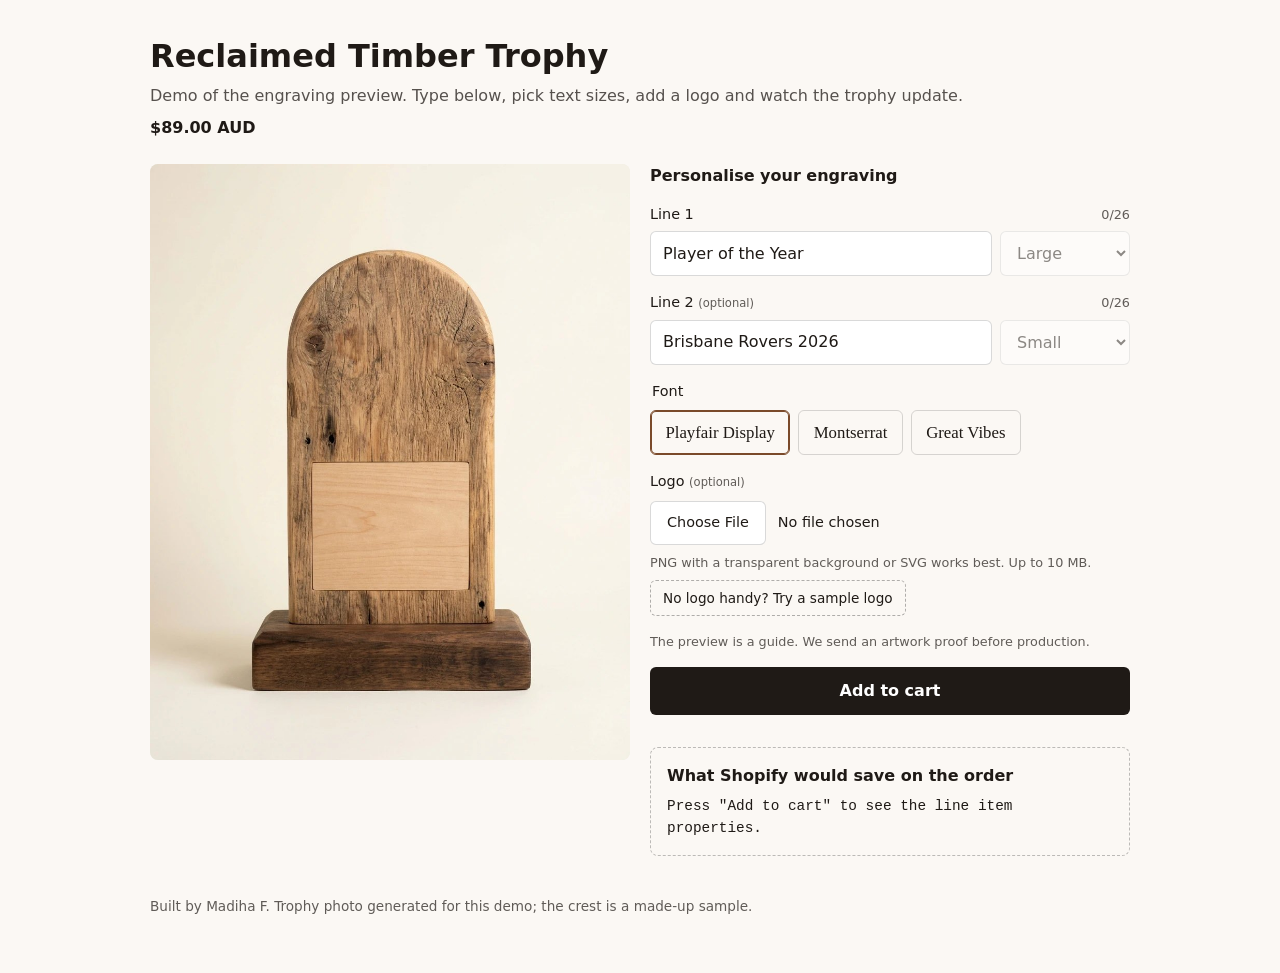
<file: index.html>
<!doctype html>
<html lang="en">
<head>
  <meta charset="utf-8">
  <title>Shopify Engraving Preview</title>
  <meta http-equiv="refresh" content="0; url=demo/">
  <link rel="canonical" href="demo/">
</head>
<body>
  <p><a href="demo/">Open the engraving preview demo</a></p>
</body>
</html>
</file>
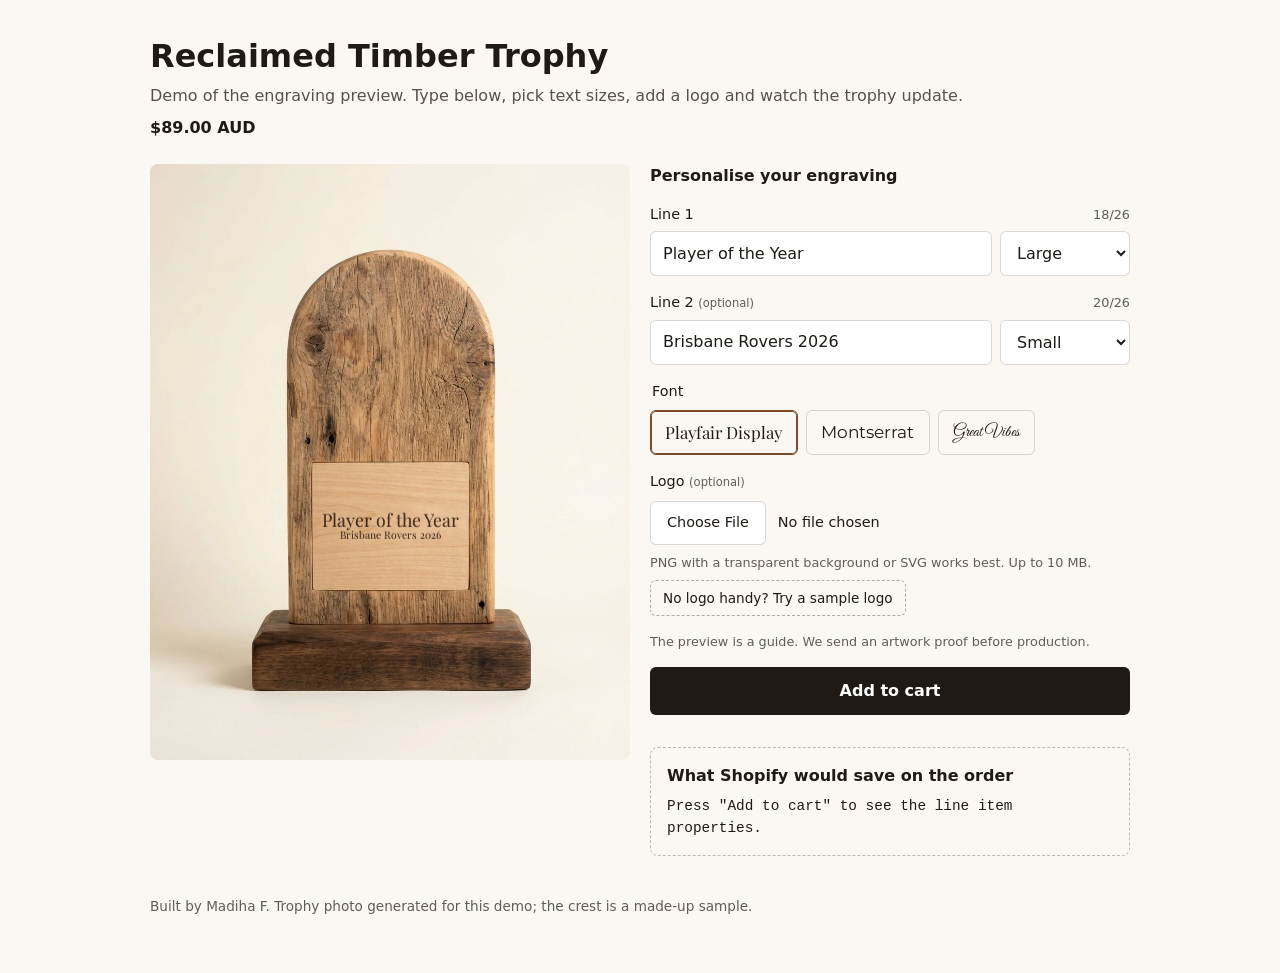
<file: demo/index.html>
<!doctype html>
<html lang="en">
<head>
  <meta charset="utf-8">
  <meta name="viewport" content="width=device-width, initial-scale=1">
  <title>Engraving Preview Demo</title>
  <meta name="description" content="Live engraving preview for a Shopify product page: type a name, choose sizes, add a logo and see it on the trophy.">
  <link rel="preconnect" href="https://fonts.googleapis.com">
  <link rel="preconnect" href="https://fonts.gstatic.com" crossorigin>
  <link rel="stylesheet" href="https://fonts.googleapis.com/css2?family=Playfair+Display&family=Montserrat&family=Great+Vibes&display=swap">
  <link rel="stylesheet" href="../assets/engraving-preview.css">
  <style>
    :root { color-scheme: light; }
    body {
      margin: 0;
      background: #fbf8f4;
      color: #1f1a16;
      font: 16px/1.5 system-ui, -apple-system, "Segoe UI", sans-serif;
    }
    main { max-width: 980px; margin: 0 auto; padding: 32px 16px 56px; }
    h1 { margin: 0 0 4px; font-size: clamp(1.5rem, 4vw, 2rem); }
    .lead { margin: 0 0 8px; opacity: 0.75; }
    .price { margin: 0; font-weight: 600; }
    .add {
      min-height: 48px;
      padding: 0 24px;
      border: 0;
      border-radius: 6px;
      background: #1f1a16;
      color: #fff;
      font: inherit;
      font-weight: 600;
      cursor: pointer;
    }
    .sample {
      justify-self: start;
      min-height: 36px;
      padding: 0 12px;
      border: 1px dashed rgba(0, 0, 0, 0.3);
      border-radius: 6px;
      background: none;
      color: inherit;
      font: inherit;
      font-size: 0.85em;
      cursor: pointer;
    }
    .cart { margin-top: 16px; padding: 16px; border: 1px dashed rgba(0, 0, 0, 0.25); border-radius: 8px; }
    .cart h2 { margin: 0 0 8px; font-size: 1rem; }
    .cart pre { margin: 0; white-space: pre-wrap; font-size: 0.9rem; }
    footer { margin-top: 40px; font-size: 0.85rem; opacity: 0.7; }
  </style>
</head>
<body>
  <main>
    <h1>Reclaimed Timber Trophy</h1>
    <p class="lead">Demo of the engraving preview. Type below, pick text sizes, add a logo and watch the trophy update.</p>
    <p class="price">$89.00 AUD</p>

    <!-- Same markup the Liquid snippet renders on a Shopify product page. -->
    <form id="product-form-demo" action="#" novalidate></form>

    <div class="engraving engraving--wide" data-engraving-preview data-area="34.1,50.2,32.1,21.1">
      <div class="engraving__stage">
        <img class="engraving__image" src="trophy.jpg" width="928" height="1152" alt="Reclaimed timber trophy with a blank maple panel for engraving">
        <div class="engraving__area" aria-hidden="true">
          <img class="engraving__logo-preview" alt="" width="200" height="200" hidden data-engraving-logo-preview>
          <span class="engraving__line" data-engraving-line="1"></span>
          <span class="engraving__line" data-engraving-line="2"></span>
        </div>
      </div>

      <div class="engraving__fields">
        <p class="engraving__title">Personalise your engraving</p>

        <div class="engraving__field">
          <div class="engraving__label-row">
            <label for="EngravingLine1-demo">Line 1</label>
            <span class="engraving__count" data-engraving-count="1">0/26</span>
          </div>
          <div class="engraving__input-row">
            <input id="EngravingLine1-demo" type="text" name="properties[Line 1]" form="product-form-demo" maxlength="26" placeholder="e.g. Player of the Year" autocomplete="off" value="Player of the Year" data-engraving-input="1">
            <label class="engraving__size">
              <span class="engraving__sr-only">Line 1 text size</span>
              <select name="properties[Line 1 size]" form="product-form-demo" disabled data-engraving-size="1">
                <option value="Small">Small</option>
                <option value="Medium">Medium</option>
                <option value="Large" selected>Large</option>
              </select>
            </label>
          </div>
        </div>

        <div class="engraving__field">
          <div class="engraving__label-row">
            <label for="EngravingLine2-demo">Line 2 <span class="engraving__optional">(optional)</span></label>
            <span class="engraving__count" data-engraving-count="2">0/26</span>
          </div>
          <div class="engraving__input-row">
            <input id="EngravingLine2-demo" type="text" name="properties[Line 2]" form="product-form-demo" maxlength="26" placeholder="e.g. Brisbane Rovers 2026" autocomplete="off" value="Brisbane Rovers 2026" data-engraving-input="2">
            <label class="engraving__size">
              <span class="engraving__sr-only">Line 2 text size</span>
              <select name="properties[Line 2 size]" form="product-form-demo" disabled data-engraving-size="2">
                <option value="Small" selected>Small</option>
                <option value="Medium">Medium</option>
                <option value="Large">Large</option>
              </select>
            </label>
          </div>
        </div>

        <fieldset class="engraving__choices">
          <legend>Font</legend>
          <label class="engraving__choice" style="font-family: 'Playfair Display', serif;">
            <input type="radio" name="properties[Font]" form="product-form-demo" value="Playfair Display" checked data-engraving-font>
            <span>Playfair Display</span>
          </label>
          <label class="engraving__choice" style="font-family: 'Montserrat', serif;">
            <input type="radio" name="properties[Font]" form="product-form-demo" value="Montserrat" data-engraving-font>
            <span>Montserrat</span>
          </label>
          <label class="engraving__choice" style="font-family: 'Great Vibes', serif;">
            <input type="radio" name="properties[Font]" form="product-form-demo" value="Great Vibes" data-engraving-font>
            <span>Great Vibes</span>
          </label>
        </fieldset>

        <div class="engraving__logo">
          <label class="engraving__label" for="EngravingLogo-demo">Logo <span class="engraving__optional">(optional)</span></label>
          <input id="EngravingLogo-demo" class="engraving__file" type="file" name="properties[Logo]" accept="image/png,image/jpeg,image/svg+xml,image/webp" data-engraving-logo-input>
          <p class="engraving__hint">PNG with a transparent background or SVG works best. Up to 10 MB.</p>
          <button type="button" class="sample" data-demo-sample-logo>No logo handy? Try a sample logo</button>
          <p class="engraving__logo-message" role="status" hidden data-engraving-logo-message></p>

          <div class="engraving__logo-options" hidden data-engraving-logo-options>
            <fieldset class="engraving__choices">
              <legend>Logo position</legend>
              <label class="engraving__choice">
                <input type="radio" name="properties[Logo position]" form="product-form-demo" value="Top" checked disabled data-engraving-logo-position>
                <span>Top</span>
              </label>
              <label class="engraving__choice">
                <input type="radio" name="properties[Logo position]" form="product-form-demo" value="Bottom" disabled data-engraving-logo-position>
                <span>Bottom</span>
              </label>
            </fieldset>
            <button type="button" class="engraving__remove" data-engraving-logo-remove>Remove logo</button>
          </div>
        </div>

        <p class="engraving__note">The preview is a guide. We send an artwork proof before production.</p>

        <button type="submit" class="add" form="product-form-demo">Add to cart</button>

        <div class="cart">
          <h2>What Shopify would save on the order</h2>
          <pre data-demo-cart>Press "Add to cart" to see the line item properties.</pre>
        </div>
      </div>

      <p class="engraving__sr-only" aria-live="polite" data-engraving-status></p>
    </div>

    <footer>Built by Madiha F. Trophy photo generated for this demo; the crest is a made-up sample.</footer>
  </main>

  <script src="../assets/engraving-preview.js"></script>
  <script>
    // Demo only: show the line item properties instead of adding to a real cart.
    document.getElementById('product-form-demo').addEventListener('submit', (event) => {
      event.preventDefault();
      const lines = [...new FormData(event.target).entries()]
        .filter(([, value]) => (value instanceof File ? value.name : value.trim()))
        .map(([key, value]) => {
          const name = key.replace(/^properties\[(.*)\]$/, '$1');
          return `${name}: ${value instanceof File ? `${value.name} (uploaded file)` : value}`;
        });
      document.querySelector('[data-demo-cart]').textContent = lines.join('\n') || 'No engraving entered.';
    });

    // Demo only: load the sample crest into the logo field as if the visitor picked it.
    document.querySelector('[data-demo-sample-logo]').addEventListener('click', async () => {
      const input = document.querySelector('[data-engraving-logo-input]');
      const blob = await (await fetch('sample-logo.svg')).blob();
      const transfer = new DataTransfer();
      transfer.items.add(new File([blob], 'sample-logo.svg', { type: 'image/svg+xml' }));
      input.files = transfer.files;
      input.dispatchEvent(new Event('change'));
    });
  </script>
</body>
</html>
</file>
<file: assets/engraving-preview.css>
/* Engraving preview */

.engraving {
  --engraving-ink: #3a2414;
  --engraving-border: rgba(0, 0, 0, 0.15);
  --engraving-accent: #7a4a2a;
  display: grid;
  gap: 1.25rem;
  margin: 1.5rem 0;
}

/* Don't rely on the theme's reset: widths include padding and borders. */
.engraving *,
.engraving *::before,
.engraving *::after {
  box-sizing: border-box;
}

.engraving__stage {
  position: relative;
  border-radius: 8px;
  overflow: hidden;
  background: #f4efe8;
}

.engraving__image {
  display: block;
  width: 100%;
  height: auto;
}

/* Default area; JavaScript replaces it with the product's own values. */
.engraving__area {
  position: absolute;
  left: 34.1%;
  top: 50.2%;
  width: 32.1%;
  height: 21.1%;
  display: flex;
  flex-direction: column;
  align-items: center;
  justify-content: center;
  text-align: center;
  line-height: 1.15;
  color: var(--engraving-ink);
  pointer-events: none;
  /* Darken into the wood rather than sit on top of it. */
  mix-blend-mode: multiply;
  opacity: 0.88;
  text-shadow:
    0 1px 0 rgba(255, 255, 255, 0.25),
    0 -1px 0 rgba(0, 0, 0, 0.3);
}

.engraving__line {
  display: block;
  max-width: 100%;
  white-space: nowrap;
}

.engraving__line[hidden],
.engraving__logo-preview[hidden] {
  display: none;
}

/* Grey, warm and high contrast so the logo reads as burned in. White areas stay invisible under multiply. */
.engraving__logo-preview {
  display: block;
  width: auto;
  height: auto;
  object-fit: contain;
  filter: grayscale(1) sepia(0.35) contrast(1.3);
}

.engraving__area--logo-bottom .engraving__logo-preview {
  order: 1;
}

.engraving__fields {
  display: grid;
  gap: 1rem;
}

.engraving__title {
  margin: 0;
  font-weight: 600;
}

.engraving__field {
  display: grid;
  gap: 0.35rem;
}

.engraving__label-row {
  display: flex;
  justify-content: space-between;
  align-items: baseline;
  gap: 0.75rem;
}

.engraving__label-row label,
.engraving__label,
.engraving__choices legend {
  font-size: 0.9em;
}

.engraving__input-row {
  display: grid;
  /* minmax(0, …) lets the input shrink below its default width on narrow screens. */
  grid-template-columns: minmax(0, 1fr) auto;
  gap: 0.5rem;
}

.engraving__field input,
.engraving__size select {
  width: 100%;
  min-height: 44px;
  padding: 0.6rem 0.75rem;
  border: 1px solid var(--engraving-border);
  border-radius: 6px;
  background-color: #fff;
  color: inherit;
  font: inherit;
}

/* The label stretches to the input's height; the select fills it so both line up. */
.engraving__size {
  display: flex;
}

.engraving__size select {
  width: auto;
  height: 100%;
  padding-right: 2rem;
  cursor: pointer;
}

.engraving__size select:disabled {
  opacity: 0.5;
  cursor: not-allowed;
}

.engraving__field input:focus-visible,
.engraving__size select:focus-visible,
.engraving__file:focus-visible,
.engraving__remove:focus-visible,
.engraving__choice input:focus-visible + span {
  outline: 2px solid var(--engraving-accent);
  outline-offset: 2px;
}

.engraving__count,
.engraving__optional,
.engraving__note,
.engraving__hint {
  font-size: 0.8em;
  opacity: 0.7;
}

.engraving__count {
  font-variant-numeric: tabular-nums;
}

.engraving__choices {
  display: flex;
  flex-wrap: wrap;
  gap: 0.5rem;
  margin: 0;
  padding: 0;
  border: 0;
}

.engraving__choices legend {
  margin-bottom: 0.5rem;
}

.engraving__choice {
  position: relative;
  cursor: pointer;
}

.engraving__choice input {
  position: absolute;
  opacity: 0;
}

.engraving__choice span {
  display: inline-block;
  min-height: 44px;
  padding: 0.55rem 0.9rem;
  border: 1px solid var(--engraving-border);
  border-radius: 6px;
  font-size: 1.05em;
}

.engraving__choice input:checked + span {
  border-color: var(--engraving-accent);
  box-shadow: inset 0 0 0 1px var(--engraving-accent);
}

.engraving__logo {
  display: grid;
  gap: 0.5rem;
}

.engraving__file {
  font: inherit;
  font-size: 0.9em;
}

.engraving__file::file-selector-button {
  min-height: 44px;
  margin-right: 0.75rem;
  padding: 0 1rem;
  border: 1px solid var(--engraving-border);
  border-radius: 6px;
  background: #fff;
  color: inherit;
  font: inherit;
  cursor: pointer;
}

.engraving__hint {
  margin: 0;
}

.engraving__logo-message {
  margin: 0;
  padding: 0.6rem 0.75rem;
  border-radius: 6px;
  font-size: 0.85em;
  line-height: 1.4;
}

.engraving__logo-message[data-tone='ok'] {
  background: #eef6ee;
  color: #1f5130;
}

.engraving__logo-message[data-tone='warning'] {
  background: #fff6e0;
  color: #6b4500;
}

.engraving__logo-message[data-tone='error'] {
  background: #fdeceb;
  color: #8a1f17;
}

.engraving__logo-options {
  display: flex;
  flex-wrap: wrap;
  align-items: flex-end;
  justify-content: space-between;
  gap: 0.75rem;
}

.engraving__logo-options[hidden] {
  display: none;
}

.engraving__remove {
  min-height: 44px;
  padding: 0 0.25rem;
  border: 0;
  background: none;
  color: inherit;
  font: inherit;
  font-size: 0.9em;
  text-decoration: underline;
  cursor: pointer;
}

.engraving__note {
  margin: 0;
}

.engraving__sr-only {
  position: absolute;
  width: 1px;
  height: 1px;
  overflow: hidden;
  clip: rect(0 0 0 0);
  white-space: nowrap;
}

/* Photo and fields side by side. Only for wide placements, such as a full-width section. */
@media (min-width: 750px) {
  .engraving--wide {
    grid-template-columns: 1fr 1fr;
    align-items: start;
  }
}
</file>
